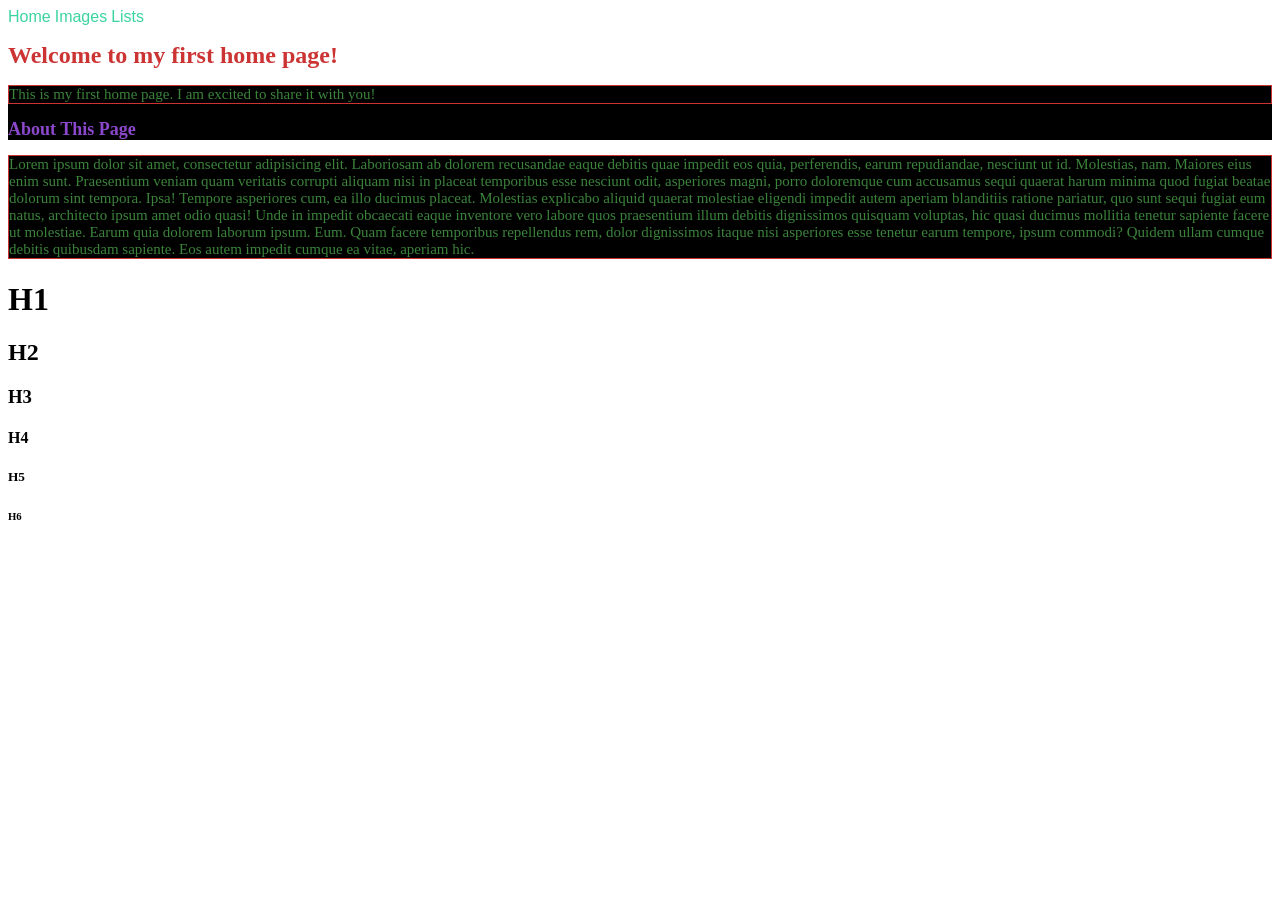
<file: index.html>
<!DOCTYPE html>
<html lang="en">
<head>
    <meta charset="UTF-8">
    <meta name="viewport" content="width=device-width, initial-scale=1.0">
    <title>First Home Page</title>
    <style>
        p {
            color: #3b833b;
            font-size: 15px;
        }
    </style>
    <link rel="stylesheet" href="Assets/Styling/Style.css">
</head>
<body>
    <a href="index.html" id="HomeLink">Home</a>
    <a href="images.html">Images</a>
    <a href="lists.html">Lists</a>
    <!--This is a comment. To activate use angled bracket, exclamation mark, dash and dash-->
    <h1 style="color: #cc3333; font-size: x-large;">Welcome to my first home page!</h1>

    <div class="para1">
    <p class="paraborder">This is my first home page. I am excited to share it with you!</p>   
    <h2 style="color: #8c48cc; font-size: large;">About This Page</h2>
</div>

<div class="para1">
    <p class="paraborder">Lorem ipsum dolor sit amet, consectetur adipisicing elit. Laboriosam ab dolorem recusandae eaque debitis quae impedit eos quia, perferendis, earum repudiandae, nesciunt ut id. Molestias, nam. Maiores eius enim sunt.
    Praesentium veniam quam veritatis corrupti aliquam nisi in placeat temporibus esse nesciunt odit, asperiores magni, porro doloremque cum accusamus sequi quaerat harum minima quod fugiat beatae dolorum sint tempora. Ipsa!
    Tempore asperiores cum, ea illo ducimus placeat. Molestias explicabo aliquid quaerat molestiae eligendi impedit autem aperiam blanditiis ratione pariatur, quo sunt sequi fugiat eum natus, architecto ipsum amet odio quasi!
    Unde in impedit obcaecati eaque inventore vero labore quos praesentium illum debitis dignissimos quisquam voluptas, hic quasi ducimus mollitia tenetur sapiente facere ut molestiae. Earum quia dolorem laborum ipsum. Eum.
    Quam facere temporibus repellendus rem, dolor dignissimos itaque nisi asperiores esse tenetur earum tempore, ipsum commodi? Quidem ullam cumque debitis quibusdam sapiente. Eos autem impedit cumque ea vitae, aperiam hic.
</p>
</div>

<h1>H1</h1>
<h2>H2</h2>
<h3>H3</h3>
<h4>H4</h4>
<h5>H5</h5>
<h6>H6</h6>
</body>
</html>
</file>
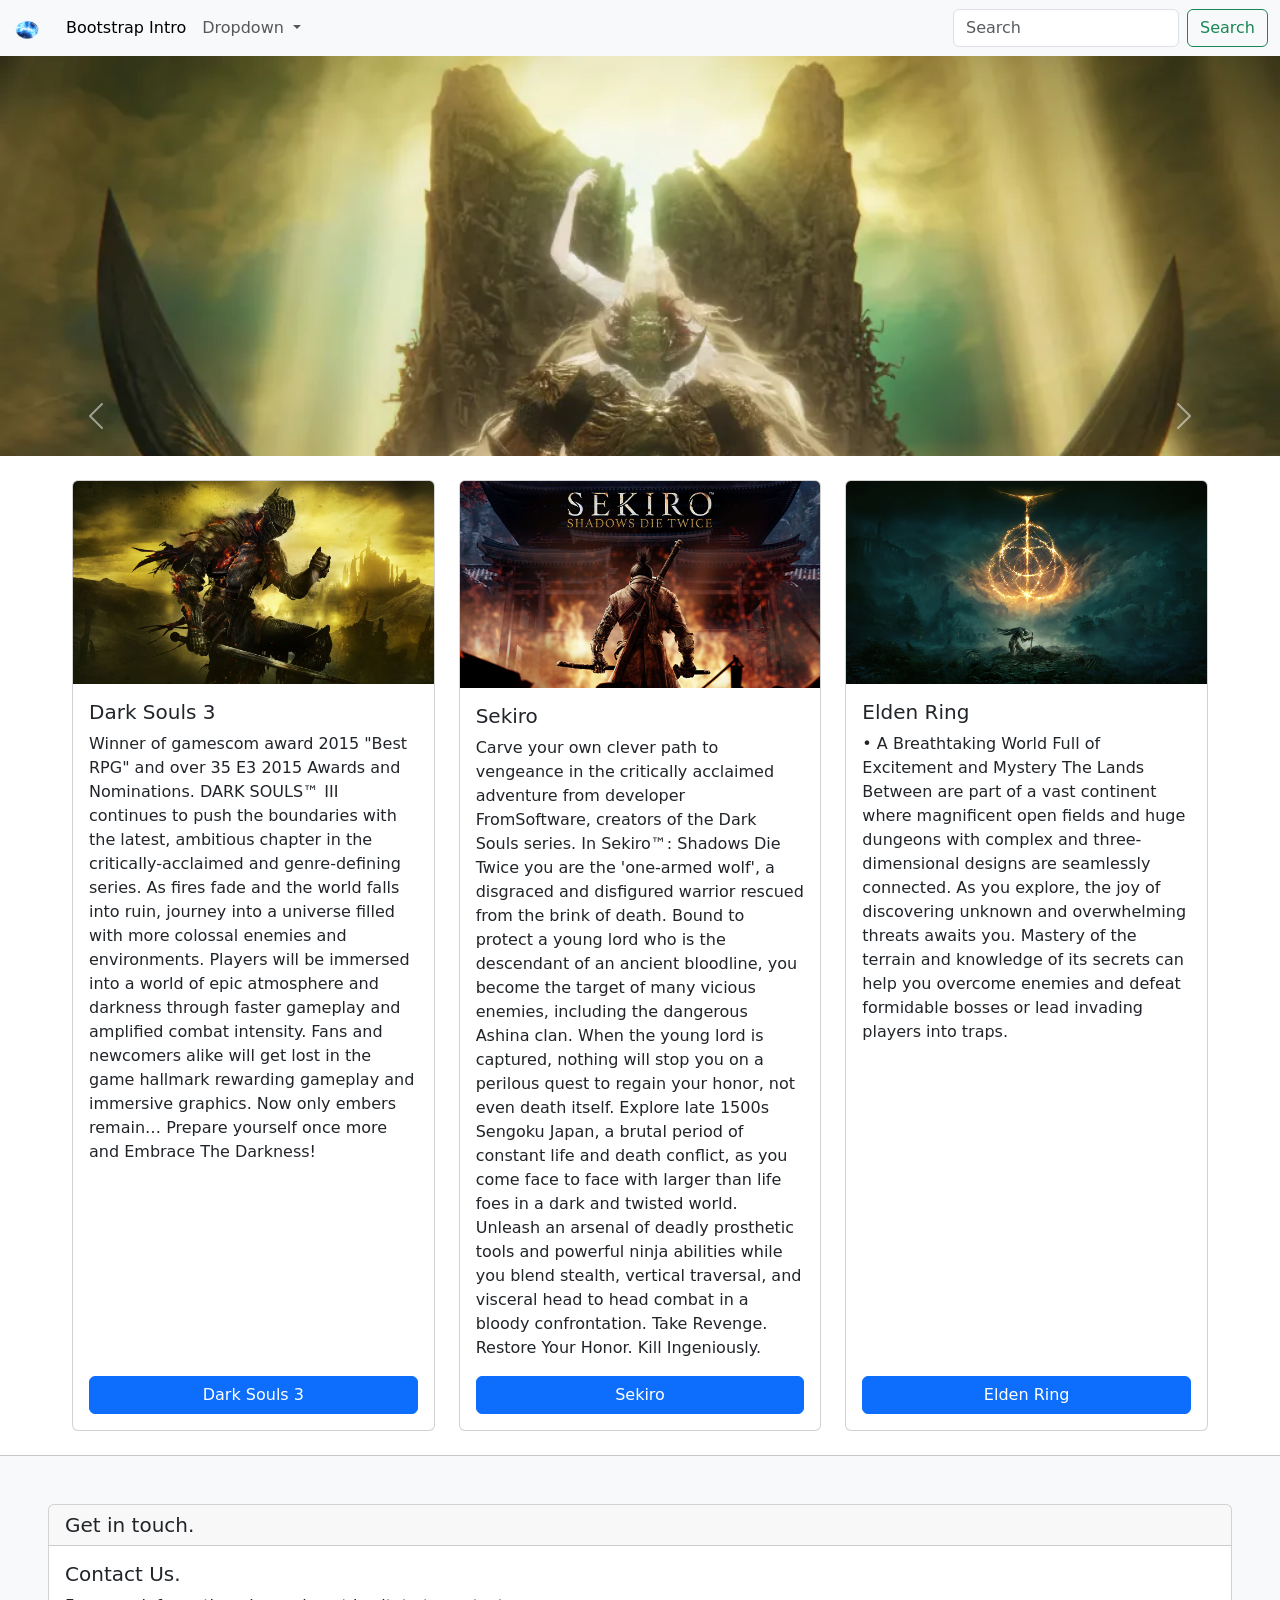
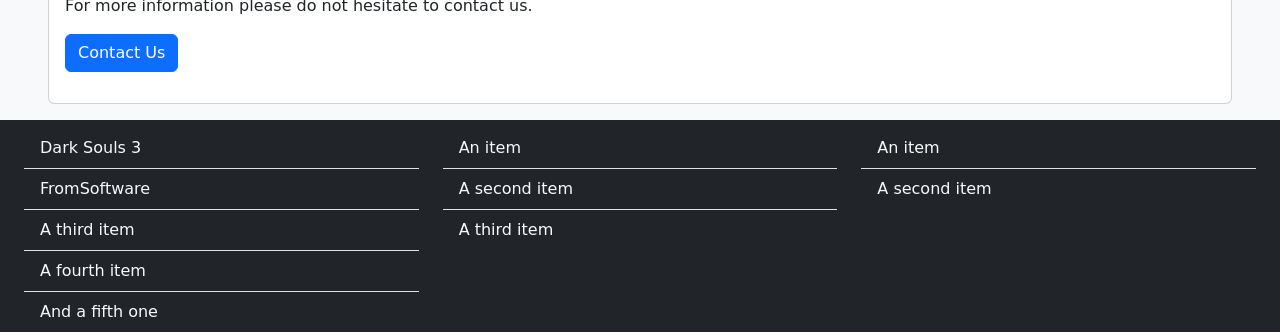
<file: bootstrapindex.html>
<!DOCTYPE html>
<html lang="en">
<head>
    <meta charset="UTF-8">
    <meta name="viewport" content="width=device-width, initial-scale=1.0">
    <title>Bootstrap Homepage</title>
    <link rel="stylesheet" href="Assets/Styling/bootstrap.min.css"
    >
    <link rel="stylesheet" href="Assets/Styling/bootstrapintro.css">
</head>
<body>
    <nav class="navbar navbar-expand-lg bg-body-tertiary">
        <div class="container-fluid">
            <a class="navbar-brand" href="#">
                <img src="Assets/Images/orbs.png" alt="Bootstrap" width="30" height="24">
            </a>
            <button class="navbar-toggler" type="button" data-bs-toggle="collapse" data-bs-target="#navbarSupportedContent" aria-controls="navbarSupportedContent" aria-expanded="false" aria-label="Toggle navigation">
                <span class="navbar-toggler-icon"></span>
            </button>
            <div class="collapse navbar-collapse" id="navbarSupportedContent">
                <ul class="navbar-nav me-auto mb-2 mb-lg-0">
                    <li class="nav-item">
                        <a class="nav-link active" aria-current="page" href="bootstrapintro.html">Bootstrap Intro</a>
                    </li>
                    <li class="nav-item dropdown">
                        <a class="nav-link dropdown-toggle" href="#" role="button" data-bs-toggle="dropdown" aria-expanded="false">
                            Dropdown
                        </a>
                        <ul class="dropdown-menu">
                            <li><a class="dropdown-item" href="images.html">Images</a></li>
                            <li><a class="dropdown-item" href="flexbox.html">FlexBox</a></li>
                            <li><a class="dropdown-item" href="lists.html">Lists</a></li>
                        </ul>
                    </li>
                </ul>
                <form class="d-flex" role="search">
                    <input class="form-control me-2" type="search" placeholder="Search" aria-label="Search"/>
                    <button class="btn btn-outline-success" type="submit">Search</button>
                </form>
            </div>
        </div>
    </nav>
    
    <div class="container-fluid">
        <div class="row h400 overflow-hidden">
            <div class="col-12 px-0">
                <div id="carouselExampleCaptions" class="carousel slide">
                    <div class="carousel-indicators">
                        <button type="button" data-bs-target="#carouselExampleCaptions" data-bs-slide-to="0" class="active" aria-current="true" aria-label="Slide 1"></button>
                        <button type="button" data-bs-target="#carouselExampleCaptions" data-bs-slide-to="1" aria-label="Slide 2"></button>
                        <button type="button" data-bs-target="#carouselExampleCaptions" data-bs-slide-to="2" aria-label="Slide 3"></button>
                    </div>
                    <div class="carousel-inner">
                        <div class="carousel-item active">
                            <img src="Assets/Images/elden-ringe284a2_20240728173249.webp" class="d-block w-100 " alt="...">
                            <div class="carousel-caption d-none d-md-block">
                                <h5>Promised Consort Radahn</h5>
                                <p>Hardest Boss in gaming history.</p>
                            </div>
                        </div>
                        <div class="carousel-item">
                            <img src="Assets/Images/maliketh.jpg" class="d-block w-100 " alt="...">
                            <div class="carousel-caption d-none d-md-block">
                                <h5>Maliketh the Black Blade</h5>
                                <p>Half man, half beast.</p>
                            </div>
                        </div>
                        <div class="carousel-item">
                            <img src="Assets/Images/messmer.webp" class="d-block w-100 " alt="...">
                            <div class="carousel-caption d-none d-md-block">
                                <h5>Messmer the Impaler</h5>
                                <p>Fan Favourite.</p>
                            </div>
                        </div>
                    </div>
                    <button class="carousel-control-prev" type="button" data-bs-target="#carouselExampleCaptions" data-bs-slide="prev">
                        <span class="carousel-control-prev-icon" aria-hidden="true"></span>
                        <span class="visually-hidden">Previous</span>
                    </button>
                    <button class="carousel-control-next" type="button" data-bs-target="#carouselExampleCaptions" data-bs-slide="next">
                        <span class="carousel-control-next-icon" aria-hidden="true"></span>
                        <span class="visually-hidden">Next</span>
                    </button>
                </div>
            </div>
        </div>
        
        <div class="row mt-4 mx-5">
            <div class="col">
                <div class="card h-100">
                    <img src="Assets/Images/ds3_game-thumbnail.jpg" class="card-img-top" alt="...">
                    <div class="card-body d-flex flex-column">
                        <h5 class="card-title">Dark Souls 3</h5>
                        <p class="card-text">
                            Winner of gamescom award 2015 "Best RPG" and over 35 E3 2015 Awards and Nominations.
                            
                            DARK SOULS™ III continues to push the boundaries with the latest, ambitious chapter in the critically-acclaimed and genre-defining series.
                            
                            As fires fade and the world falls into ruin, journey into a universe filled with more colossal enemies and environments. Players will be immersed into a world of epic atmosphere and darkness through faster gameplay and amplified combat intensity. Fans and newcomers alike will get lost in the game hallmark rewarding gameplay and immersive graphics.
                            Now only embers remain… Prepare yourself once more and Embrace The Darkness!</p>
                            <a href="https://store.steampowered.com/app/374320/DARK_SOULS_III/ " class="btn btn-primary d-grid gap-2 mt-auto">Dark Souls 3</a>
                        </div>
                    </div>
                </div>
                <div class="col">
                    <div class="card h-100">
                        <img src="Assets/Images/sekiro.jpg" class="card-img-top" alt="...">
                        <div class="card-body d-flex flex-column">
                            <h5 class="card-title">Sekiro</h5>
                            <p class="card-text">Carve your own clever path to vengeance in the critically acclaimed adventure from developer FromSoftware, creators of the Dark Souls series.
                                
                                In Sekiro™: Shadows Die Twice you are the 'one-armed wolf', a disgraced and disfigured warrior rescued from the brink of death. Bound to protect a young lord who is the descendant of an ancient bloodline, you become the target of many vicious enemies, including the dangerous Ashina clan. When the young lord is captured, nothing will stop you on a perilous quest to regain your honor, not even death itself.
                                
                                Explore late 1500s Sengoku Japan, a brutal period of constant life and death conflict, as you come face to face with larger than life foes in a dark and twisted world. Unleash an arsenal of deadly prosthetic tools and powerful ninja abilities while you blend stealth, vertical traversal, and visceral head to head combat in a bloody confrontation.
                                
                                Take Revenge. Restore Your Honor. Kill Ingeniously.</p>
                                <a href="https://store.steampowered.com/app/814380/Sekiro_Shadows_Die_Twice__GOTY_Edition/" class="btn btn-primary d-grid gap-2 mt-auto">Sekiro</a>
                            </div>
                        </div>
                    </div>  
                    <div class="col">
                        <div class="card h-100">
                            <img src="Assets/Images/elden.jpg" class="card-img-top" alt="...">
                            <div class="card-body d-flex flex-column">
                                <h5 class="card-title">Elden Ring</h5>
                                <p class="card-text">• A Breathtaking World Full of Excitement and Mystery
                                    The Lands Between are part of a vast continent where magnificent open fields and huge dungeons with complex and three-dimensional designs are seamlessly connected. As you explore, the joy of discovering unknown and overwhelming threats awaits you.
                                    Mastery of the terrain and knowledge of its secrets can help you overcome enemies and defeat formidable bosses or lead invading players into traps.</p>
                                    <a href="https://store.steampowered.com/app/1245620/ELDEN_RING/" class="btn btn-primary d-grid gap-2 mt-auto">Elden Ring</a>
                                </div>
                            </div>
                        </div>
                        
                    </div>
                </div>
                
                <div class="row mt-4 pt-5 px-5 pb-3 bg-light border-top border-secondary-subtle">
                    <div class="col">
                        <div class="card">
                            <h5 class="card-header">Get in touch.</h5>
                            <div class="card-body">
                                <h5 class="card-title">Contact Us.</h5>
                                <p class="card-text">For more information please do not hesitate to contact us.</p>
                                <a href="#" class="btn btn-primary">Contact Us</a>
                            </div>
                        </div>
                    </div>
                </div>
                
                <div class="row pt-2 px-4 bg-dark">
                    <div class="col">
                        <ul class="list-group list-group-flush">
                            <li class="list-group-item bg-dark text-light"><a href="https://en.wikipedia.org/wiki/Dark_Souls_III" class="text-decoration-none text-light">Dark Souls 3</a></li>
                            <li class="list-group-item bg-dark text-light"><a href="https://en.wikipedia.org/wiki/FromSoftware" class="text-decoration-none text-light">FromSoftware</a></li>
                            <li class="list-group-item bg-dark text-light">A third item</li>
                            <li class="list-group-item bg-dark text-light">A fourth item</li>
                            <li class="list-group-item bg-dark text-light">And a fifth one</li>
                        </ul>
                    </div>
                    <div class="col">
                        <ul class="list-group list-group-flush">
                            <li class="list-group-item bg-dark text-light">An item</li>
                            <li class="list-group-item bg-dark text-light">A second item</li>
                            <li class="list-group-item bg-dark text-light">A third item</li>
                        </ul>
                    </div>
                    <div class="col">
                        <ul class="list-group list-group-flush">
                            <li class="list-group-item bg-dark text-light">An item</li>
                            <li class="list-group-item bg-dark text-light">A second item</li>
                        </ul>
                    </div>
                </div>
                
                
                
                <script src="Assets/scripts/bootstrap.bundle.min.js"></script>
            </body>
            </html>
</file>
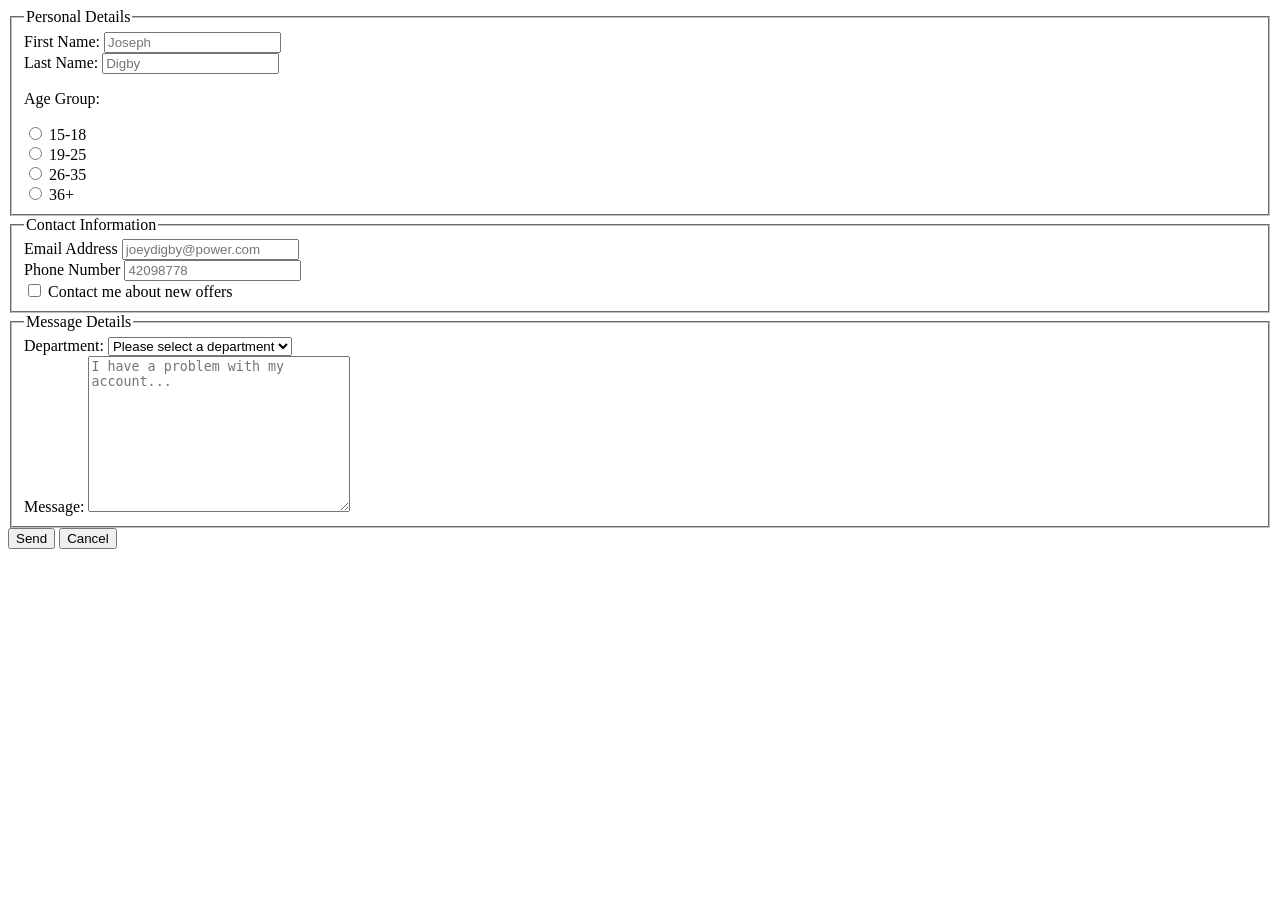
<file: contact.html>
<!DOCTYPE html>
<html lang="en">
<head>
    <meta charset="UTF-8">
    <meta name="viewport" content="width=device-width, initial-scale=1.0">
    <title>Contact</title>
</head>
<body>
    
    <form 
    action="mailto:hello@website.com"
    method="post"
    enctype="text/plain">
    <fieldset>
        <legend>Personal Details</legend>
        <div id="divFirstName">
            <label for="">First Name:</label>
            <input type="text" id="firstname" name="name" placeholder="Joseph" required>
        </div>
        
        <div id="divLastName">
            <label for="">Last Name:</label>
            <input type="text" id="lastname" name="surname" placeholder="Digby" required>
        </div>
        
        
        <div id="divAge">
            <p>
                Age Group:
            </p>
            <input type="radio" id="age1" name="age" value="1">
            <label for="age1">15-18</label>
            
            <br>
            
            <input type="radio" id="age2" name="age" value="2">
            <label for="age2">19-25</label>
            
            <br>
            
            <input type="radio" id="age3" name="age" value="3">
            <label for="age3">26-35</label>
            
            <br>
            
            <input type="radio" id="age4" name="age" value="4">
            <label for="age4">36+</label>
        </div>
    </fieldset>
    
    <fieldset>
        <legend>Contact Information</legend>
        <div>
            <label for="">Email Address</label>
            <input type="text" id="email" name="email" placeholder="joeydigby@power.com" required>
        </div>
        <label for="">Phone Number</label>
        <input type="text" id="phone" name="phoneNumber" placeholder="42098778" required pattern="[0-9]{4} [0-9]{4}">
        <div>
            
            <div>
                <input type="checkbox" id="offers" name="offers">
                <label for="offers">Contact me about new offers</label>
            </div>
            
        </fieldset>

        <fieldset>
            <legend>Message Details</legend>
            <div>
                <label for="department">Department:</label>
                <select name="" id="department">
                    <option value="" disabled selected>Please select a department</option>
                    <option value="1">Customer Support</option>
                    <option value="2">Technical Support</option>
                </select>
            </div>

            <div>
                <label for="">Message:</label>
                <textarea name="fullMessage" id="message" 
                placeholder="I have a problem with my account..." cols="30" rows="10"></textarea>
            </div>
        </fieldset>
        
        <div id="divButtons">
            <button type="submit">Send</button>
            <button type="reset">Cancel</button>
        </div>
    </form>
</body>
</html>
</file>
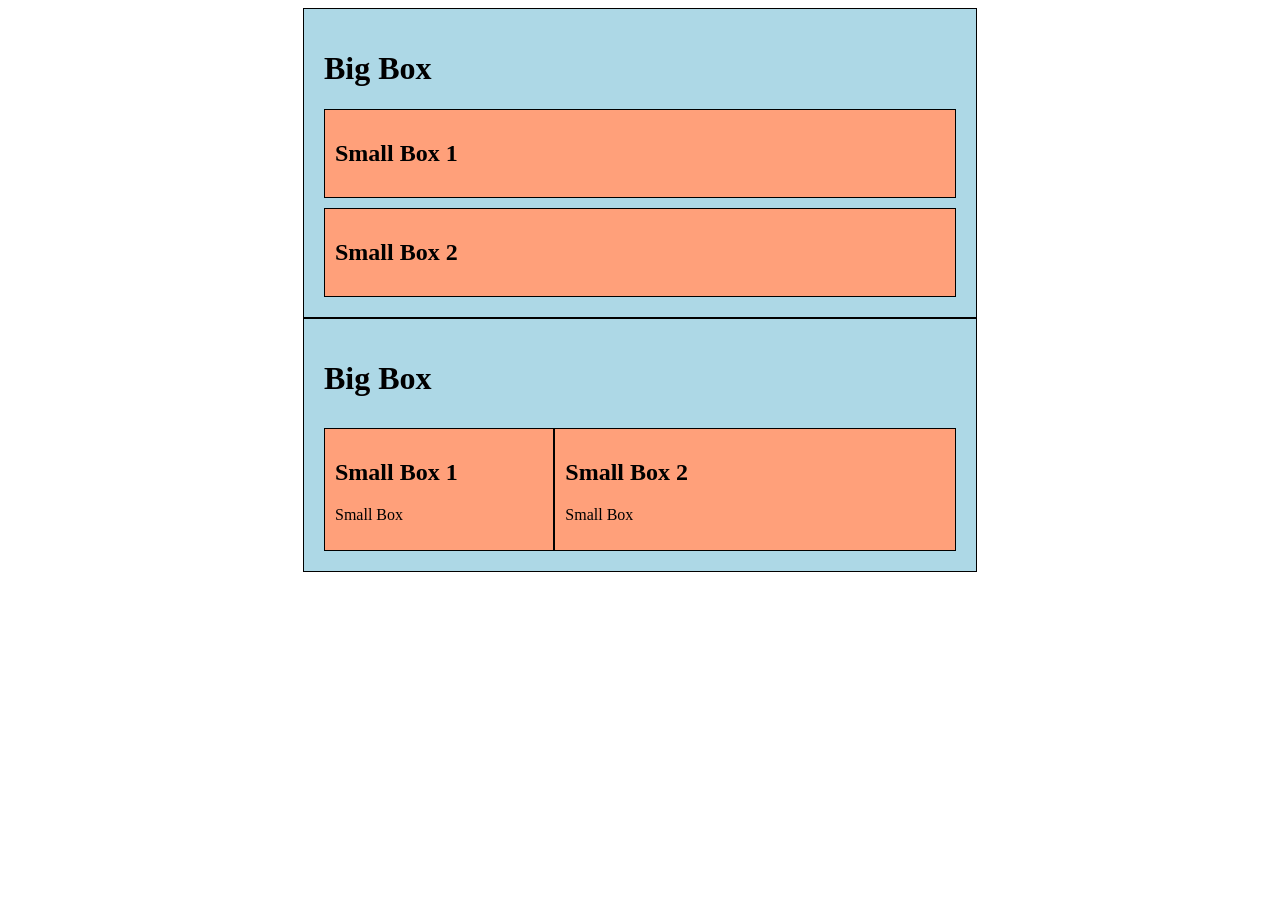
<file: flexbox.html>
<!DOCTYPE html>
<html lang="en">
<head>
    <meta charset="UTF-8">
    <meta name="viewport" content="width=device-width, initial-scale=1.0">
    <link rel="stylesheet" href="Assets/Styling/flexbox.css">
    <title>Flexbox</title>
</head>
<body>
    <div class="box bigbox">
        <h1>Big Box</h1>
        <div class="box smallbox">
            <h2>Small Box 1</h2>
        </div>
        <div class="box smallbox">
            <h2>Small Box 2</h2>
        </div>
    </div>
    
    <div class="box bigbox">
        <h1>Big Box</h1>
        <div class="flex">
            <div class="box smallbox sidebar">
                <h2>Small Box 1</h2>
                <p>Small Box</p>
            </div>
            <div class="box smallbox maincontent">
                <h2>Small Box 2</h2>
                <p>Small Box</p>
            </div>
        </div>
    </div>
</body>
</html>
</file>
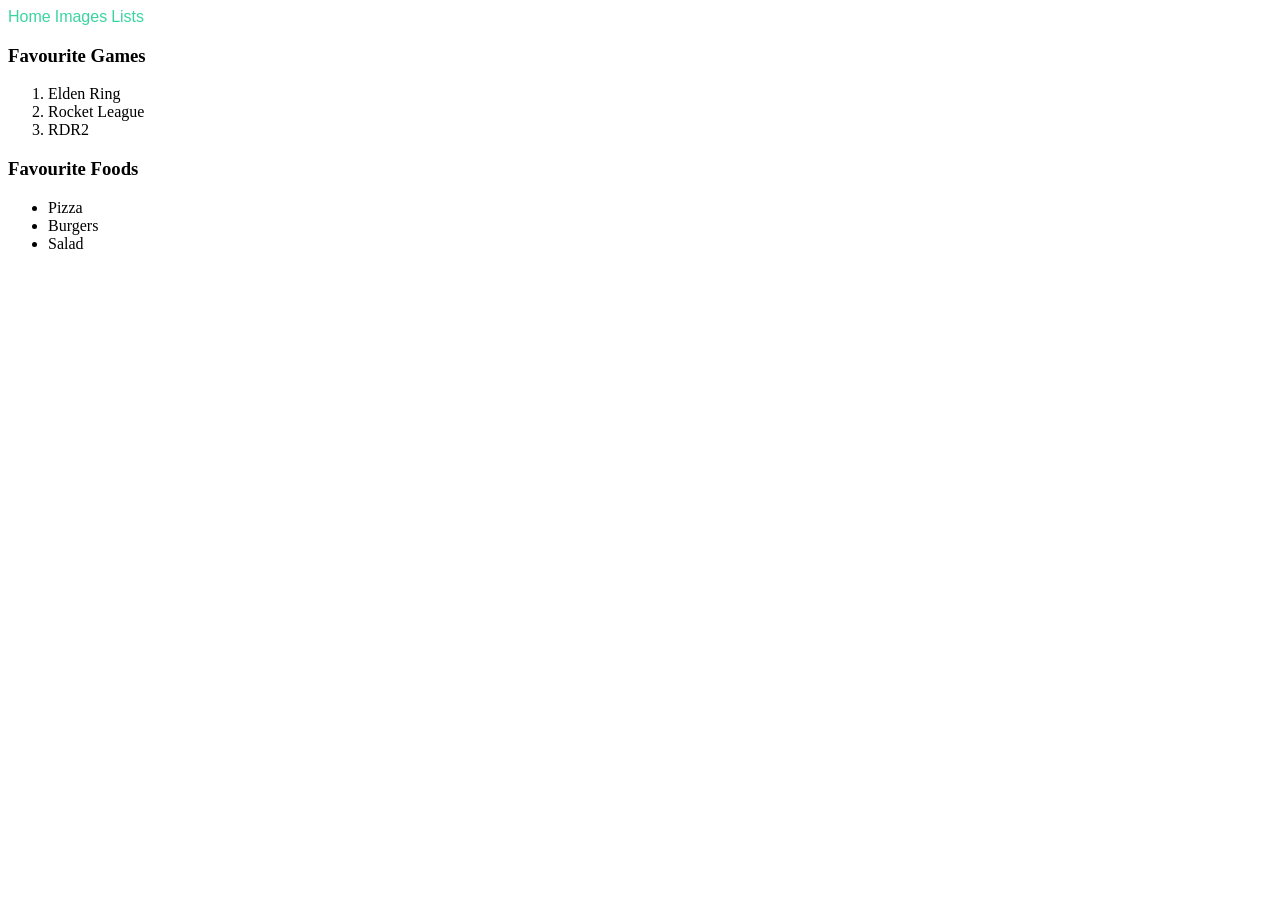
<file: lists.html>
<!DOCTYPE html>
<html lang="en">
<head>
    <meta charset="UTF-8">
    <meta name="viewport" content="width=device-width, initial-scale=1.0">
    <title>Lists</title>
    <link rel="stylesheet" href="Assets/Styling/Style.css">
</head>
<body>
    <a href="index.html"id="HomeLink">Home</a>
    <a href="images.html">Images</a>
    <a href="lists.html">Lists</a>
    <h3>Favourite Games</h3>
    <ol>
        <li>Elden Ring</li>
        <li>Rocket League
        <li>RDR2</li>
    </ol>

    <h3>Favourite Foods</h3>
    <ul>
        <li>Pizza</li>
        <li>Burgers</li>
        <li>Salad </li>
    </ul>
</body>
</html>
</file>
<file: Assets/Styling/Style.css>
a {
    color: #3bd4a1;
    text-decoration: none;
    font-family: 'Trebuchet MS', 'Lucida Sans Unicode', 'Lucida Grande', 'Lucida Sans', Arial, sans-serif;
}


.para1{
    background-color: black;
    color: wheat;
}

.paraborder{
    border: 1px solid #cc3333;
}
</file>
<file: Assets/Styling/flexbox.css>
/* Parachute Full moon */ 
.box{
border: solid 1px black;
}

.bigbox{
background-color: lightblue;
padding: 20px;
width: 50%;
margin-left: auto;
margin-right: auto;
}

.smallbox{
    background-color: lightsalmon;
    color: black;
    margin-top: 10px;
    padding: 10px;

}

.flex{
    display: flex;

}

.sidebar{
    flex-grow: 1;

}

.maincontent{
    flex-grow: 3;
}
</file>
<file: Assets/Styling/bootstrapintro.css>
.h400{
    height: 400px;
}

.card{
    min-height: 200px;
}
</file>
